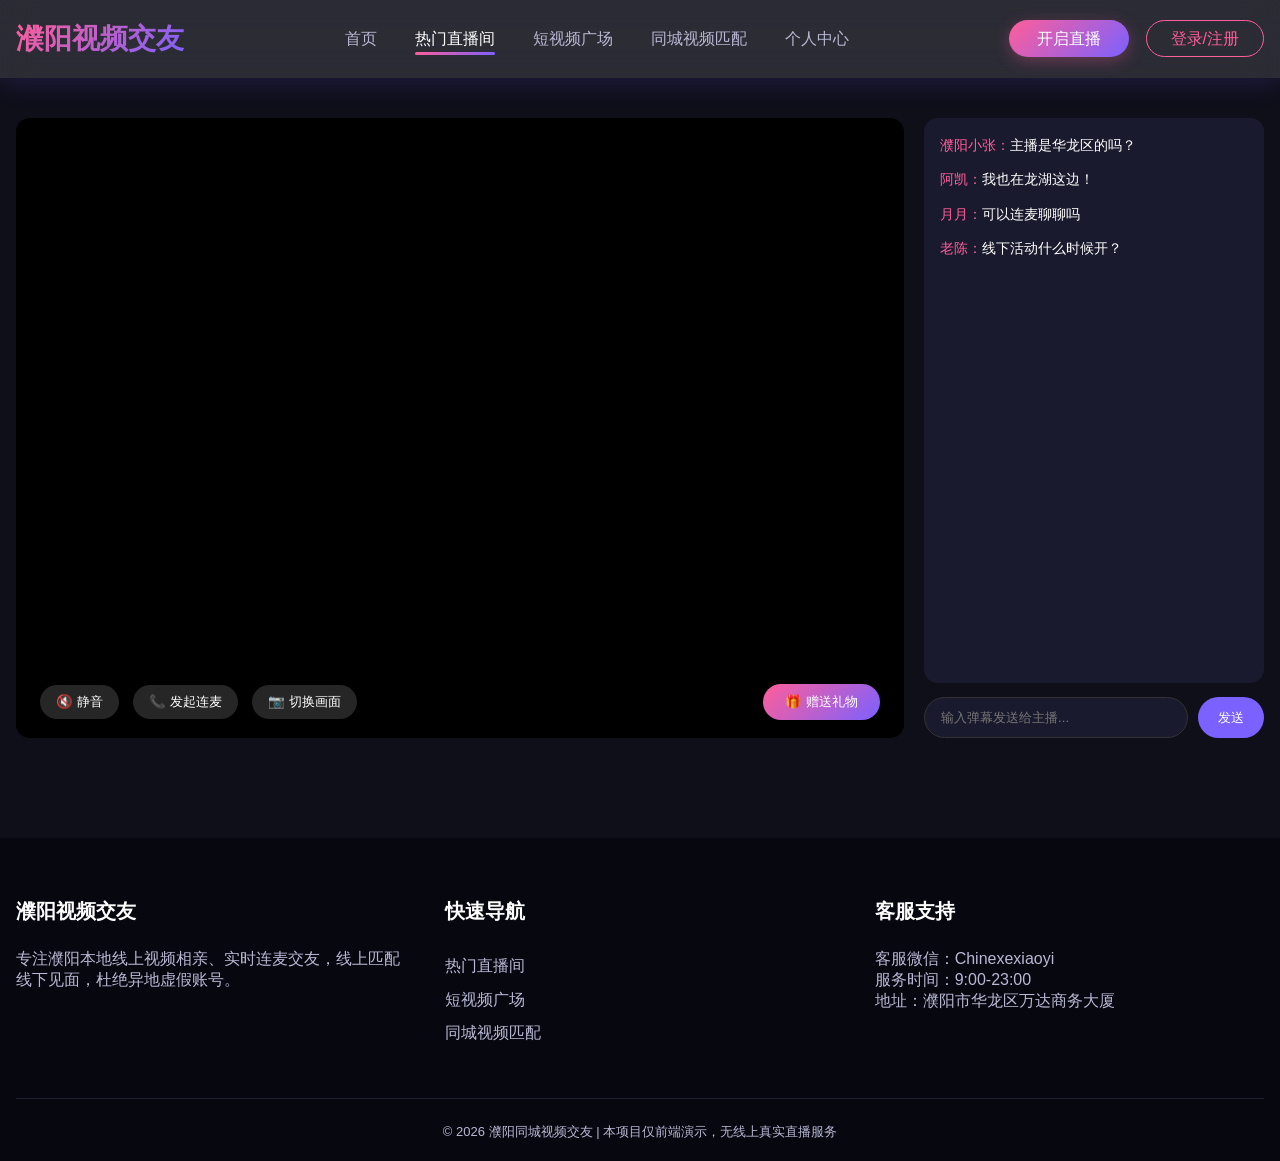
<file: live.html>
<!DOCTYPE html>
<html lang="zh-CN">
<head>
    <meta charset="UTF-8">
    <meta name="viewport" content="width=device-width, initial-scale=1.0">
    <title>直播间 - 濮阳同城视频交友</title>
    <link rel="stylesheet" href="css/style.css">
</head>
<body>
<header>
    <div class="container nav-wrap">
        <a href="index.html" class="logo">濮阳视频交友</a>
        <ul class="nav-list">
            <li><a href="index.html">首页</a></li>
            <li><a href="live.html" class="active">热门直播间</a></li>
            <li><a href="short-video.html">短视频广场</a></li>
            <li><a href="match.html">同城视频匹配</a></li>
            <li><a href="user-home.html">个人中心</a></li>
        </ul>
        <div>
            <a href="user-home.html" class="start-live-btn">开启直播</a>
            <a href="login.html" class="login-btn">登录/注册</a>
        </div>
    </div>
</header>

<div class="container">
    <div class="live-page-wrap">
        <!-- 主视频窗口 -->
        <div class="live-main">
            <div class="live-video-box"></div>
            <!-- 底部控制栏 -->
            <div class="live-control-bar">
                <div class="live-ctrl-left">
                    <button>🔇 静音</button>
                    <button>📞 发起连麦</button>
                    <button>📷 切换画面</button>
                </div>
                <div class="live-ctrl-right">
                    <button class="gift-btn">🎁 赠送礼物</button>
                </div>
            </div>
        </div>
        <!-- 右侧弹幕聊天区 -->
        <div class="live-sidebar">
            <div class="barrage-box" id="barrageBox"></div>
            <div class="send-barrage">
                <input type="text" id="barrageInput" placeholder="输入弹幕发送给主播...">
                <button onclick="sendBarrage()">发送</button>
            </div>
        </div>
    </div>
</div>

<footer>
    <div class="container">
        <div class="foot-row">
            <div class="foot-col">
                <h3>濮阳视频交友</h3>
                <p>专注濮阳本地线上视频相亲、实时连麦交友，线上匹配线下见面，杜绝异地虚假账号。</p>
            </div>
            <div class="foot-col">
                <h3>快速导航</h3>
                <p><a href="live.html">热门直播间</a></p>
                <p><a href="short-video.html">短视频广场</a></p>
                <p><a href="match.html">同城视频匹配</a></p>
            </div>
            <div class="foot-col">
                <h3>客服支持</h3>
                <p>客服微信：Chinexexiaoyi</p>
                <p>服务时间：9:00-23:00</p>
                <p>地址：濮阳市华龙区万达商务大厦</p>
            </div>
        </div>
        <div class="copyright">
            © 2026 濮阳同城视频交友 | 本项目仅前端演示，无线上真实直播服务
        </div>
    </div>
</footer>

<script src="js/main.js"></script>
</body>
</html>
</file>
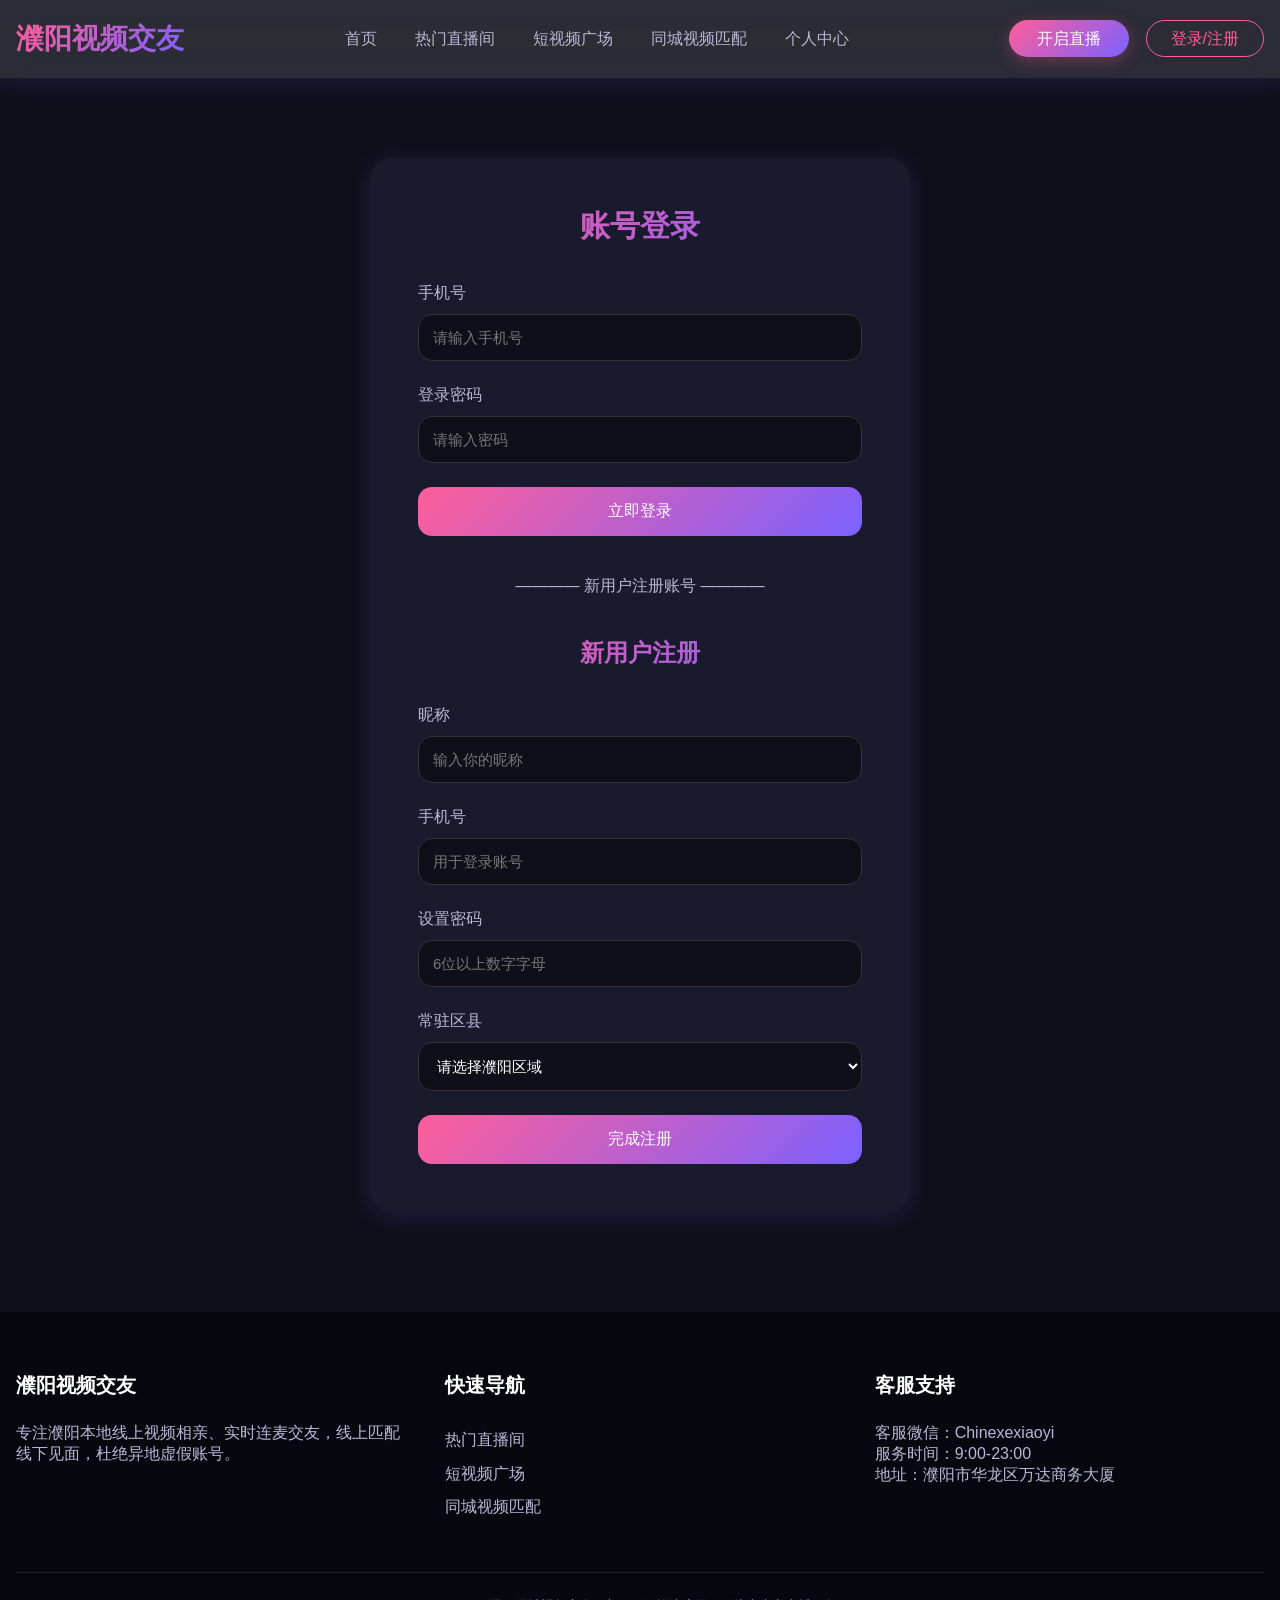
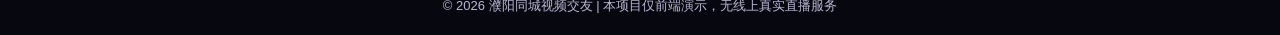
<file: login.html>
<!DOCTYPE html>
<html lang="zh-CN">
<head>
    <meta charset="UTF-8">
    <meta name="viewport" content="width=device-width, initial-scale=1.0">
    <title>登录注册 - 濮阳同城视频交友</title>
    <link rel="stylesheet" href="css/style.css">
</head>
<body>
<header>
    <div class="container nav-wrap">
        <a href="index.html" class="logo">濮阳视频交友</a>
        <ul class="nav-list">
            <li><a href="index.html">首页</a></li>
            <li><a href="live.html">热门直播间</a></li>
            <li><a href="short-video.html">短视频广场</a></li>
            <li><a href="match.html">同城视频匹配</a></li>
            <li><a href="user-home.html">个人中心</a></li>
        </ul>
        <div>
            <a href="user-home.html" class="start-live-btn">开启直播</a>
            <a href="login.html" class="login-btn">登录/注册</a>
        </div>
    </div>
</header>

<div class="form-box">
    <h2>账号登录</h2>
    <div class="form-item">
        <label>手机号</label>
        <input type="tel" id="loginPhone" placeholder="请输入手机号">
    </div>
    <div class="form-item">
        <label>登录密码</label>
        <input type="password" id="loginPwd" placeholder="请输入密码">
    </div>
    <button class="submit-btn" onclick="login()">立即登录</button>

    <div style="margin:40px 0; text-align:center; color:var(--text-gray);">———— 新用户注册账号 ————</div>

    <h2 style="font-size:24px;">新用户注册</h2>
    <div class="form-item">
        <label>昵称</label>
        <input type="text" id="regName" placeholder="输入你的昵称">
    </div>
    <div class="form-item">
        <label>手机号</label>
        <input type="tel" id="regPhone" placeholder="用于登录账号">
    </div>
    <div class="form-item">
        <label>设置密码</label>
        <input type="password" id="regPwd" placeholder="6位以上数字字母">
    </div>
    <div class="form-item">
        <label>常驻区县</label>
        <select id="regArea">
            <option value="">请选择濮阳区域</option>
            <option>华龙区</option>
            <option>濮阳县</option>
            <option>清丰县</option>
            <option>南乐县</option>
            <option>台前县</option>
            <option>范县</option>
        </select>
    </div>
    <button class="submit-btn" onclick="register()">完成注册</button>
</div>

<footer>
    <div class="container">
        <div class="foot-row">
            <div class="foot-col">
                <h3>濮阳视频交友</h3>
                <p>专注濮阳本地线上视频相亲、实时连麦交友，线上匹配线下见面，杜绝异地虚假账号。</p>
            </div>
            <div class="foot-col">
                <h3>快速导航</h3>
                <p><a href="live.html">热门直播间</a></p>
                <p><a href="short-video.html">短视频广场</a></p>
                <p><a href="match.html">同城视频匹配</a></p>
            </div>
            <div class="foot-col">
                <h3>客服支持</h3>
                <p>客服微信：Chinexexiaoyi</p>
                <p>服务时间：9:00-23:00</p>
                <p>地址：濮阳市华龙区万达商务大厦</p>
            </div>
        </div>
        <div class="copyright">
            © 2026 濮阳同城视频交友 | 本项目仅前端演示，无线上真实直播服务
        </div>
    </div>
</footer>

<script src="js/main.js"></script>
</body>
</html>
</file>
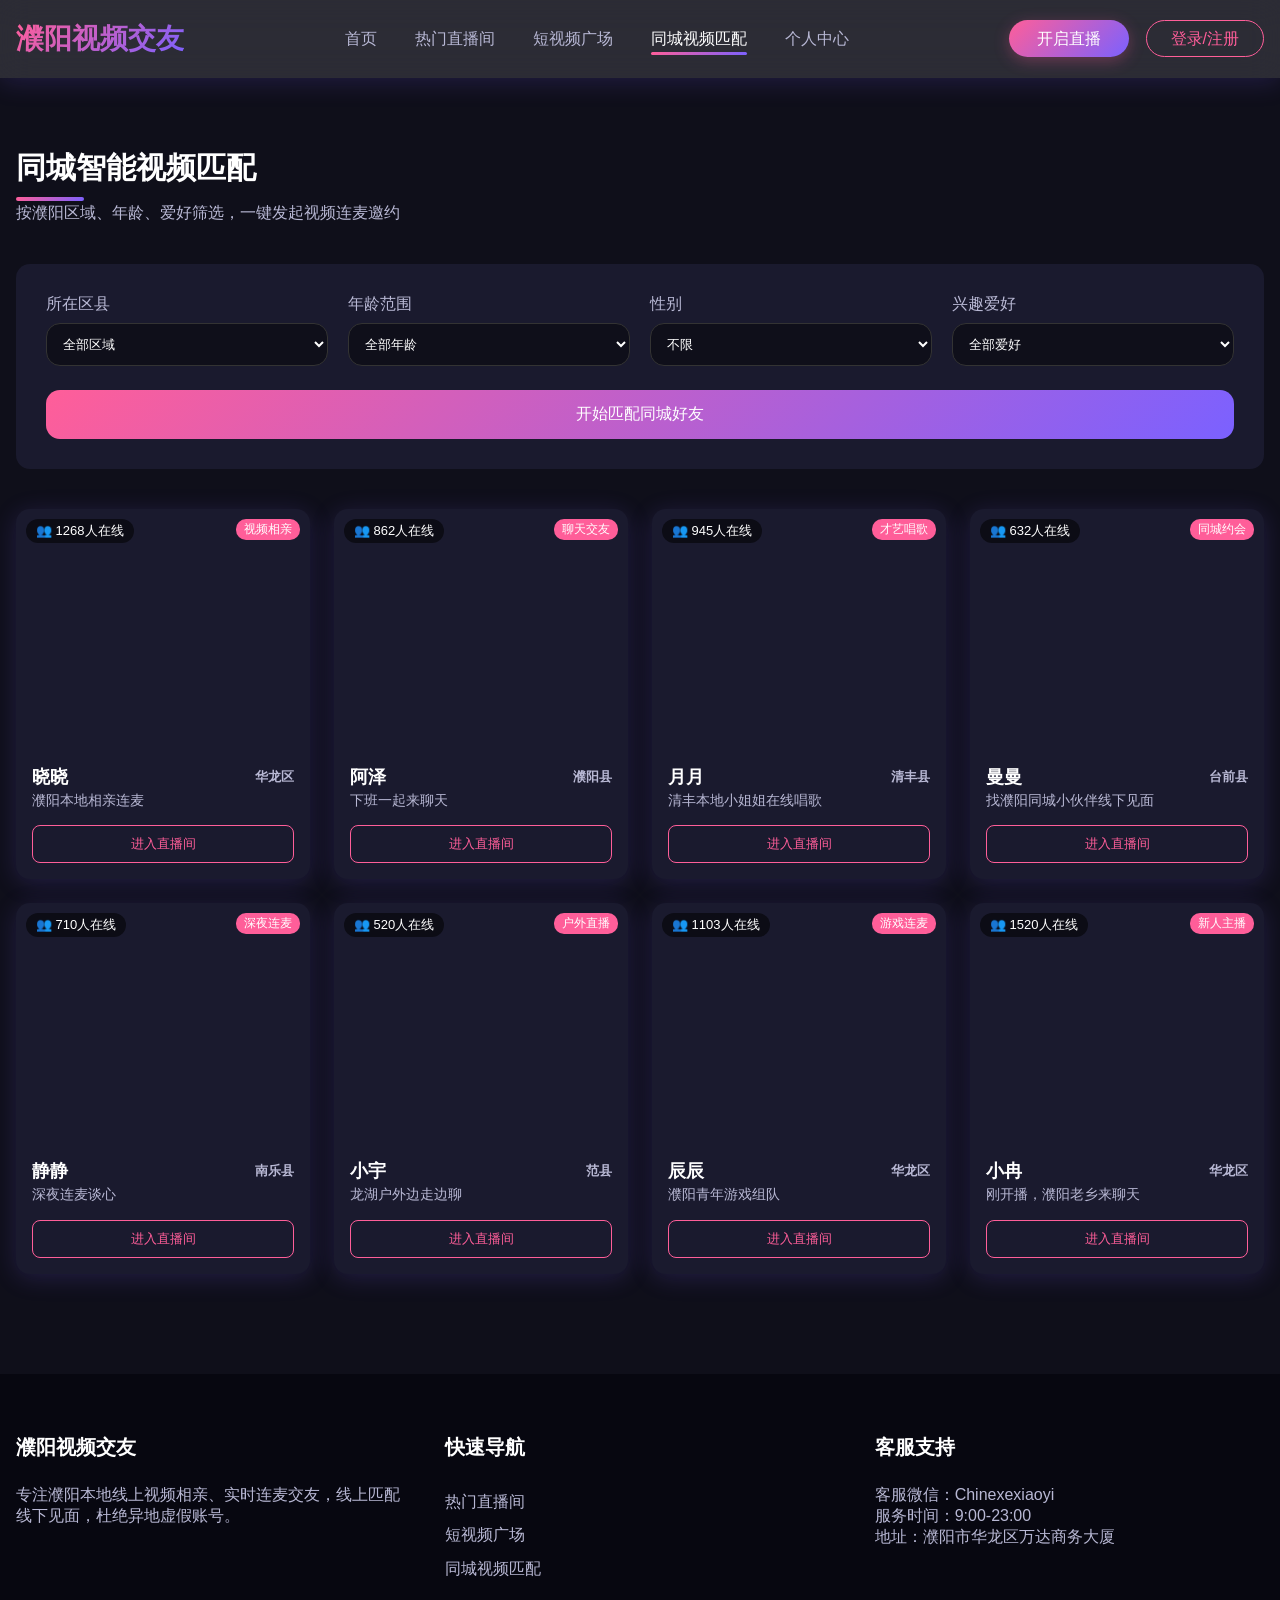
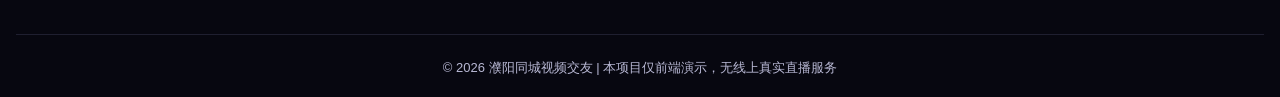
<file: match.html>
<!DOCTYPE html>
<html lang="zh-CN">
<head>
    <meta charset="UTF-8">
    <meta name="viewport" content="width=device-width, initial-scale=1.0">
    <title>同城视频匹配 - 濮阳同城视频交友</title>
    <link rel="stylesheet" href="css/style.css">
    <style>
        .filter-box {
            background: var(--soft-dark);
            padding: 30px;
            border-radius: var(--radius-md);
            margin-bottom: 40px;
        }
        .filter-row {
            display: grid;
            grid-template-columns: repeat(4, 1fr);
            gap: 20px;
            margin-bottom: 24px;
        }
        .filter-item label {
            display: block;
            margin-bottom: 8px;
            color: var(--text-gray);
        }
        .filter-item select {
            width: 100%;
            padding: 12px;
            background: var(--dark-bg);
            border: 1px solid #333;
            border-radius: var(--radius-md);
            color: #fff;
        }
        .search-match {
            width: 100%;
            padding: 14px;
            background: var(--main-gradient);
            border-radius: var(--radius-md);
            color: #fff;
            font-size: 16px;
        }
    </style>
</head>
<body>
<header>
    <div class="container nav-wrap">
        <a href="index.html" class="logo">濮阳视频交友</a>
        <ul class="nav-list">
            <li><a href="index.html">首页</a></li>
            <li><a href="live.html">热门直播间</a></li>
            <li><a href="short-video.html">短视频广场</a></li>
            <li><a href="match.html" class="active">同城视频匹配</a></li>
            <li><a href="user-home.html">个人中心</a></li>
        </ul>
        <div>
            <a href="user-home.html" class="start-live-btn">开启直播</a>
            <a href="login.html" class="login-btn">登录/注册</a>
        </div>
    </div>
</header>

<div class="container">
    <div class="section-title">
        <h2>同城智能视频匹配</h2>
        <p class="section-desc">按濮阳区域、年龄、爱好筛选，一键发起视频连麦邀约</p>
    </div>

    <!-- 筛选面板 -->
    <div class="filter-box">
        <div class="filter-row">
            <div class="filter-item">
                <label>所在区县</label>
                <select>
                    <option>全部区域</option>
                    <option>华龙区</option>
                    <option>濮阳县</option>
                    <option>清丰县</option>
                    <option>南乐县</option>
                    <option>台前县</option>
                    <option>范县</option>
                </select>
            </div>
            <div class="filter-item">
                <label>年龄范围</label>
                <select>
                    <option>全部年龄</option>
                    <option>18-22岁</option>
                    <option>23-27岁</option>
                    <option>28-32岁</option>
                    <option>33岁以上</option>
                </select>
            </div>
            <div class="filter-item">
                <label>性别</label>
                <select>
                    <option>不限</option>
                    <option>女生</option>
                    <option>男生</option>
                </select>
            </div>
            <div class="filter-item">
                <label>兴趣爱好</label>
                <select>
                    <option>全部爱好</option>
                    <option>探店美食</option>
                    <option>运动户外</option>
                    <option>唱歌才艺</option>
                    <option>追剧桌游</option>
                </select>
            </div>
        </div>
        <button class="search-match">开始匹配同城好友</button>
    </div>

    <!-- 匹配用户卡片 -->
    <div class="live-row" id="liveWrap"></div>
</div>

<footer>
    <div class="container">
        <div class="foot-row">
            <div class="foot-col">
                <h3>濮阳视频交友</h3>
                <p>专注濮阳本地线上视频相亲、实时连麦交友，线上匹配线下见面，杜绝异地虚假账号。</p>
            </div>
            <div class="foot-col">
                <h3>快速导航</h3>
                <p><a href="live.html">热门直播间</a></p>
                <p><a href="short-video.html">短视频广场</a></p>
                <p><a href="match.html">同城视频匹配</a></p>
            </div>
            <div class="foot-col">
                <h3>客服支持</h3>
                <p>客服微信：Chinexexiaoyi</p>
                <p>服务时间：9:00-23:00</p>
                <p>地址：濮阳市华龙区万达商务大厦</p>
            </div>
        </div>
        <div class="copyright">
            © 2026 濮阳同城视频交友 | 本项目仅前端演示，无线上真实直播服务
        </div>
    </div>
</footer>

<script src="js/main.js"></script>
</body>
</html>
</file>
<file: css/style.css>
* {
    margin: 0;
    padding: 0;
    box-sizing: border-box;
    font-family: "PingFang SC", "Microsoft YaHei", sans-serif;
}
:root {
    --main-gradient: linear-gradient(135deg, #ff5e99, #7b61ff);
    --pink: #ff5e99;
    --purple: #7b61ff;
    --dark-bg: #0f0f1a;
    --soft-dark: #1a1a2e;
    --glass: rgba(255,255,255,0.12);
    --text-white: #ffffff;
    --text-gray: #b8b8d4;
    --shadow: 0 4px 24px rgba(123, 97, 255, 0.18);
    --radius-md: 14px;
    --radius-lg: 22px;
}
html {
    scroll-behavior: smooth;
}
body {
    background-color: var(--dark-bg);
    color: var(--text-white);
    animation: pageFade 0.5s ease;
}
@keyframes pageFade {
    from { opacity: 0; transform: translateY(12px); }
    to { opacity: 1; transform: translateY(0); }
}
a { text-decoration: none; color: inherit; }
ul { list-style: none; }
button { border: none; cursor: pointer; transition: all 0.3s; }
.container { max-width: 1300px; margin: 0 auto; padding: 0 16px; }

/* 导航栏 直播毛玻璃 */
header {
    backdrop-filter: blur(16px);
    background: var(--glass);
    box-shadow: var(--shadow);
    position: sticky;
    top: 0;
    z-index: 999;
}
.nav-wrap {
    height: 78px;
    display: flex;
    justify-content: space-between;
    align-items: center;
}
.logo {
    font-size: 28px;
    font-weight: 700;
    background: var(--main-gradient);
    -webkit-background-clip: text;
    color: transparent;
}
.nav-list {
    display: flex;
    gap: 38px;
}
.nav-list a {
    font-size: 16px;
    padding: 8px 0;
    position: relative;
    color: var(--text-gray);
}
.nav-list a.active { color: #fff; }
.nav-list a.active::after {
    content: "";
    width: 100%;
    height: 3px;
    background: var(--main-gradient);
    position: absolute;
    bottom: 0;
    left: 0;
    border-radius: 2px;
}
.nav-list a:hover { color: #fff; }
.start-live-btn {
    background: var(--main-gradient);
    color: #fff;
    padding: 10px 28px;
    border-radius: 32px;
    font-weight: 500;
    box-shadow: 0 4px 16px rgba(255,94,153,0.3);
}
.start-live-btn:hover { transform: translateY(-2px); box-shadow: 0 8px 22px rgba(123,97,255,0.35); }
.login-btn {
    border: 1px solid var(--pink);
    color: var(--pink);
    padding: 9px 24px;
    border-radius: 32px;
    background: transparent;
    margin-left: 12px;
}
.login-btn:hover { background: var(--pink); color: #fff; }

/* 首页轮播Banner */
.banner {
    height: 420px;
    border-radius: 0 0 var(--radius-lg) var(--radius-lg);
    background: linear-gradient(160deg, #241b42 0%, #1a1030 100%);
    display: flex;
    align-items: center;
    position: relative;
    overflow: hidden;
    margin-bottom: 60px;
}
.banner::before {
    content: "";
    position: absolute;
    width: 400px;
    height: 400px;
    background: radial-gradient(circle, rgba(255,94,153,0.2) 0%, transparent 70%);
    right: 5%;
    top: 10%;
}
.banner-text { z-index: 2; position: relative; }
.banner-text h1 { font-size: 48px; margin-bottom: 20px; }
.banner-text p { font-size: 19px; color: var(--text-gray); line-height: 1.7; margin-bottom: 36px; }
.banner-action {
    display: flex;
    gap: 20px;
}
.banner-btn1 {
    background: var(--main-gradient);
    padding: 14px 36px;
    border-radius: 36px;
    color: #fff;
    font-size: 17px;
    font-weight: 600;
}
.banner-btn2 {
    border: 1px solid #fff;
    background: transparent;
    padding: 14px 36px;
    border-radius: 36px;
    color: #fff;
    font-size: 17px;
}
.banner-btn1:hover { transform: translateY(-3px); }
.banner-btn2:hover { background: rgba(255,255,255,0.1); }

/* 板块标题 */
.section-title {
    margin: 70px 0 40px;
}
.section-title h2 {
    font-size: 30px;
    display: inline-block;
    position: relative;
}
.section-title h2::after {
    content: "";
    width: 68px;
    height: 4px;
    background: var(--main-gradient);
    position: absolute;
    bottom: -12px;
    left: 0;
    border-radius: 2px;
}
.section-desc { color: var(--text-gray); margin-top: 14px; }

/* 直播间卡片 */
.live-row {
    display: grid;
    grid-template-columns: repeat(4, 1fr);
    gap: 24px;
}
.live-card {
    background: var(--soft-dark);
    border-radius: var(--radius-md);
    overflow: hidden;
    box-shadow: var(--shadow);
    transition: 0.35s;
}
.live-card:hover { transform: translateY(-10px); box-shadow: 0 12px 36px rgba(123,97,255,0.25); }
.live-img {
    width: 100%;
    height: 240px;
    object-fit: cover;
    position: relative;
}
.live-online {
    position: absolute;
    top: 10px;
    left: 10px;
    background: rgba(0,0,0,0.55);
    padding: 3px 10px;
    border-radius: 12px;
    font-size: 13px;
}
.live-tag {
    position: absolute;
    top: 10px;
    right: 10px;
    background: var(--pink);
    font-size: 12px;
    padding: 2px 8px;
    border-radius: 10px;
}
.live-info { padding: 16px; }
.live-name {
    display: flex;
    justify-content: space-between;
    align-items: center;
    font-size: 18px;
    font-weight: 600;
}
.live-area {
    font-size: 13px;
    color: var(--text-gray);
    margin: 8px 0;
}
.live-desc { font-size: 14px; color: var(--text-gray); line-height: 1.6; }
.enter-live {
    width: 100%;
    margin-top: 14px;
    padding: 9px;
    background: transparent;
    border: 1px solid var(--pink);
    color: var(--pink);
    border-radius: 8px;
}
.enter-live:hover { background: var(--main-gradient); color: #fff; border-color: transparent; }

/* 短视频瀑布流 */
.short-row {
    display: grid;
    grid-template-columns: repeat(5, 1fr);
    gap: 16px;
}
.short-card {
    border-radius: var(--radius-md);
    overflow: hidden;
    position: relative;
    height: 320px;
}
.short-card img {
    width: 100%;
    height: 100%;
    object-fit: cover;
}
.short-mask {
    position: absolute;
    bottom: 0;
    left: 0;
    width: 100%;
    padding: 12px;
    background: linear-gradient(transparent, rgba(0,0,0,0.75));
}
.short-like {
    display: flex;
    gap: 14px;
    margin-top: 8px;
    font-size: 14px;
}

/* 直播间页面样式 */
.live-page-wrap {
    display: flex;
    gap: 20px;
    margin: 40px 0;
}
.live-main {
    flex: 1;
    background: #000;
    border-radius: var(--radius-md);
    overflow: hidden;
    height: 620px;
    position: relative;
}
.live-video-box {
    width: 100%;
    height: 100%;
    background: url("https://picsum.photos/id/1039/1200/700") center/cover;
}
.live-control-bar {
    position: absolute;
    bottom: 0;
    width: 100%;
    padding: 18px 24px;
    background: linear-gradient(transparent, rgba(0,0,0,0.8));
    display: flex;
    justify-content: space-between;
    align-items: center;
}
.live-ctrl-left button {
    background: rgba(255,255,255,0.15);
    color: #fff;
    padding: 8px 16px;
    border-radius: 20px;
    margin-right: 10px;
}
.gift-btn {
    background: var(--main-gradient);
    color: #fff;
    padding: 9px 22px;
    border-radius: 24px;
}
.live-sidebar {
    width: 340px;
    display: flex;
    flex-direction: column;
    height: 620px;
}
.barrage-box {
    flex: 1;
    background: var(--soft-dark);
    border-radius: var(--radius-md);
    padding: 16px;
    overflow-y: auto;
    margin-bottom: 14px;
}
.barrage-item {
    margin-bottom: 12px;
    font-size: 14px;
    line-height: 1.6;
}
.barrage-name { color: var(--pink); }
.send-barrage {
    display: flex;
    gap: 10px;
}
.send-barrage input {
    flex: 1;
    padding: 12px 16px;
    background: var(--soft-dark);
    border: 1px solid #333;
    border-radius: 24px;
    color: #fff;
    outline: none;
}
.send-barrage button {
    background: var(--purple);
    color: #fff;
    padding: 0 20px;
    border-radius: 24px;
}

/* 登录表单 */
.form-box {
    max-width: 540px;
    background: var(--soft-dark);
    margin: 80px auto;
    padding: 48px;
    border-radius: var(--radius-lg);
    box-shadow: var(--shadow);
}
.form-box h2 {
    text-align: center;
    font-size: 30px;
    margin-bottom: 36px;
    background: var(--main-gradient);
    -webkit-background-clip: text;
    color: transparent;
}
.form-item { margin-bottom: 24px; }
.form-item label { display: block; margin-bottom: 10px; color: var(--text-gray); }
.form-item input, .form-item select {
    width: 100%;
    padding: 14px;
    background: var(--dark-bg);
    border: 1px solid #333;
    border-radius: var(--radius-md);
    color: #fff;
    font-size: 15px;
}
.form-item input:focus { border-color: var(--purple); outline: none; }
.submit-btn {
    width: 100%;
    padding: 14px;
    background: var(--main-gradient);
    color: #fff;
    border-radius: var(--radius-md);
    font-size: 16px;
    font-weight: 500;
}

/* 页脚 */
footer {
    background: #070710;
    margin-top: 100px;
    padding: 60px 0 20px;
    color: var(--text-gray);
}
.foot-row {
    display: grid;
    grid-template-columns: repeat(3, 1fr);
    gap: 40px;
}
.foot-col h3 {
    color: #fff;
    font-size: 20px;
    margin-bottom: 24px;
}
.foot-col a { display: block; line-height: 2.1; }
.foot-col a:hover { color: var(--pink); }
.copyright {
    text-align: center;
    margin-top: 48px;
    padding-top: 24px;
    border-top: 1px solid #1f1f30;
    font-size: 13px;
}

/* 移动端适配 */
@media(max-width:1200px) {
    .live-row { grid-template-columns: repeat(3, 1fr); }
    .short-row { grid-template-columns: repeat(3,1fr); }
}
@media(max-width:768px) {
    .nav-list { display: none; }
    .live-row { grid-template-columns: repeat(2,1fr); }
    .short-row { grid-template-columns: repeat(2,1fr); }
    .live-page-wrap { flex-direction: column; }
    .live-sidebar { width: 100%; height: 320px; margin-top: 20px; }
    .banner-text h1 { font-size: 32px; }
    .banner { height: 340px; }
    .foot-row { grid-template-columns: 1fr; gap:30px; }
}
@media(max-width:480px) {
    .live-row, .short-row { grid-template-columns: 1fr; }
}
</file>
